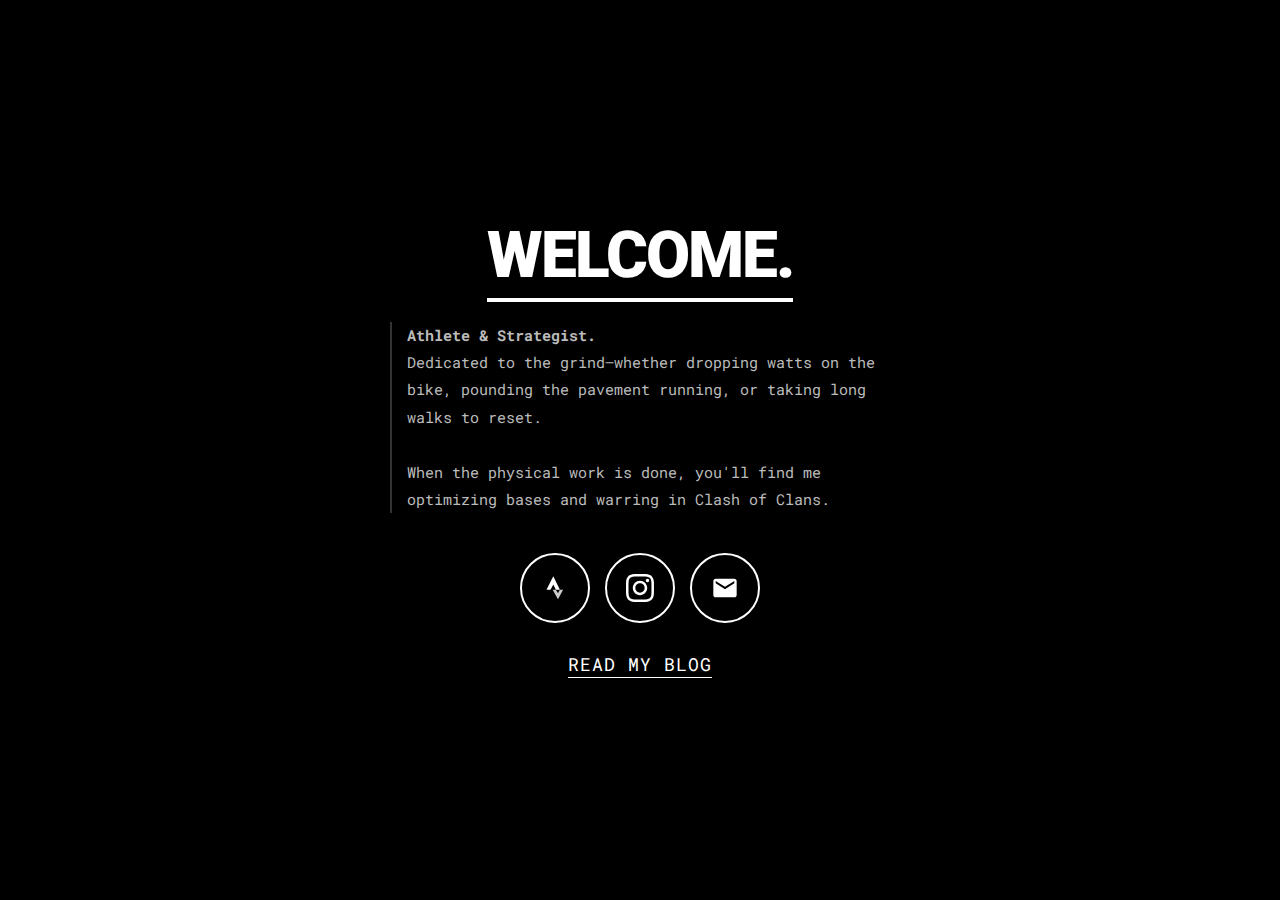
<file: index.html>
<!DOCTYPE html>
<html lang="en">
<head>
    <meta charset="UTF-8">
    <meta name="viewport" content="width=device-width, initial-scale=1.0">
    <title>Welcome</title>
    
    <link rel="preconnect" href="https://fonts.googleapis.com">
    <link rel="preconnect" href="https://fonts.gstatic.com" crossorigin>
    <link href="https://fonts.googleapis.com/css2?family=Roboto+Mono:wght@400;700&family=Roboto:wght@400;900&display=swap" rel="stylesheet">

    <style>
        * { margin: 0; padding: 0; box-sizing: border-box; -webkit-tap-highlight-color: transparent; }
        
        :root {
            --bg-color: #000000;
            --text-main: #ffffff;
            --text-dim: #bbbbbb;
        }

        body {
            background-color: var(--bg-color);
            color: var(--text-main);
            font-family: 'Roboto', sans-serif;
            height: 100vh;
            width: 100vw;
            overflow: hidden; /* No scroll */
            display: flex;
            flex-direction: column;
            justify-content: center;
            align-items: center;
            text-align: center;
            padding: 20px;
        }

        .content-wrapper {
            max-width: 500px;
            width: 100%;
            animation: fadeUp 1s cubic-bezier(0.16, 1, 0.3, 1);
            display: flex;
            flex-direction: column;
            align-items: center;
        }

        h1 {
            font-weight: 900;
            font-size: 4rem;
            text-transform: uppercase;
            letter-spacing: -2px;
            line-height: 1;
            margin-bottom: 20px;
            border-bottom: 4px solid white;
            display: inline-block;
            padding-bottom: 10px;
        }

        .bio {
            font-family: 'Roboto Mono', monospace;
            font-size: 0.95rem;
            line-height: 1.8;
            color: var(--text-dim);
            margin-bottom: 40px;
            border-left: 2px solid #333;
            padding-left: 15px;
            text-align: left;
            width: 100%;
        }

        .links-grid {
            display: flex;
            flex-direction: row;
            justify-content: center;
            gap: 15px;
            width: 100%;
            margin-bottom: 30px;
        }

        .btn-link {
            display: flex;
            justify-content: center;
            align-items: center;
            width: 70px;
            height: 70px;
            border: 2px solid white;
            border-radius: 50%;
            color: white;
            background: black;
            transition: all 0.3s cubic-bezier(0.25, 0.8, 0.25, 1);
            text-decoration: none;
        }

        .btn-link svg {
            width: 28px;
            height: 28px;
            fill: currentColor;
        }

        /* --- Custom Adjustment for Strava --- */
        .btn-link.strava-link svg {
            width: 34px; /* Slightly bigger as requested */
            height: 34px;
        }

        .btn-link:hover {
            background: white;
            color: black;
            transform: scale(1.1);
            box-shadow: 0 0 20px rgba(255, 255, 255, 0.3);
        }

        /* --- BLOG LINK --- */
        .blog-link {
            font-family: 'Roboto Mono', monospace;
            color: white;
            text-decoration: underline;
            text-underline-offset: 6px;
            font-size: 1.1rem;
            letter-spacing: 1px;
            transition: color 0.3s;
            cursor: pointer;
        }
        .blog-link:hover {
            color: #bbbbbb;
        }

        @keyframes fadeUp {
            from { opacity: 0; transform: translateY(40px); }
            to { opacity: 1; transform: translateY(0); }
        }

        @media (max-width: 450px) {
            h1 { font-size: 3rem; }
            .bio { font-size: 0.85rem; text-align: center; border-left: none; padding-left: 0; }
            .btn-link { width: 60px; height: 60px; }
            .btn-link.strava-link svg { width: 28px; height: 28px; } /* Reset on tiny screens */
        }
    </style>
</head>
<body>

    <main class="content-wrapper">
        
        <h1>Welcome.</h1>

        <div class="bio">
            <p>
                <strong>Athlete & Strategist.</strong><br>
                Dedicated to the grind—whether dropping watts on the bike, pounding the pavement running, or taking long walks to reset. <br><br>
                When the physical work is done, you'll find me optimizing bases and warring in Clash of Clans.
            </p>
        </div>

        <!-- SOCIAL LINKS -->
        <div class="links-grid">
            
            <!-- Strava (Class added for sizing) -->
            <a href="https://strava.app.link/eidb2lOonZb" class="btn-link strava-link" aria-label="Strava">
                <svg viewBox="0 0 16 16" xmlns="http://www.w3.org/2000/svg">
                    <g fill="currentColor" fill-rule="evenodd">
                        <path d="M6.9 8.8L9.4 13.3L11.8 8.8H10.3L9.4 10.5L8.4 8.8Z" opacity="0.8"/>
                        <path d="M7.2 2.5L10.3 8.8H4L7.2 2.5ZM7.2 6.3L8.4 8.8H5.9L7.2 6.3Z"/>
                    </g>
                </svg>
            </a>

            <!-- Instagram -->
            <a href="https://www.instagram.com/mitwenx" class="btn-link" aria-label="Instagram">
                <svg viewBox="0 0 24 24" xmlns="http://www.w3.org/2000/svg">
                    <path d="M12 2.163c3.204 0 3.584.012 4.85.07 3.252.148 4.771 1.691 4.919 4.919.058 1.265.069 1.645.069 4.849 0 3.205-.012 3.584-.069 4.849-.149 3.225-1.664 4.771-4.919 4.919-1.266.058-1.644.07-4.85.07-3.204 0-3.584-.012-4.849-.07-3.26-.149-4.771-1.699-4.919-4.92-.058-1.265-.07-1.644-.07-4.849 0-3.204.013-3.583.07-4.849.149-3.227 1.664-4.771 4.919-4.919 1.266-.057 1.645-.069 4.849-.069zm0-2.163c-3.259 0-3.667.014-4.947.072-4.358.2-6.78 2.618-6.98 6.98-.059 1.281-.073 1.689-.073 4.948 0 3.259.014 3.668.072 4.948.2 4.358 2.618 6.78 6.98 6.98 1.281.058 1.689.072 4.948.072 3.259 0 3.668-.014 4.948-.072 4.354-.2 6.782-2.618 6.979-6.98.059-1.28.073-1.689.073-4.948 0-3.259-.014-3.667-.072-4.947-.196-4.354-2.617-6.78-6.979-6.98-1.281-.059-1.69-.073-4.949-.073zm0 5.838c-3.403 0-6.162 2.759-6.162 6.162s2.759 6.163 6.162 6.163 6.162-2.759 6.162-6.163c0-3.403-2.759-6.162-6.162-6.162zm0 10.162c-2.209 0-4-1.79-4-4 0-2.209 1.791-4 4-4s4 1.791 4 4c0 2.21-1.791 4-4 4zm6.406-11.845c-.796 0-1.441.645-1.441 1.44s.645 1.44 1.441 1.44c.795 0 1.439-.645 1.439-1.44s-.644-1.44-1.439-1.44z"/>
                </svg>
            </a>

            <!-- Email -->
            <a href="mailto:contact@mitwen.com" class="btn-link" aria-label="Email">
                <svg viewBox="0 0 24 24" xmlns="http://www.w3.org/2000/svg">
                    <path d="M20 4H4c-1.1 0-1.99.9-1.99 2L2 18c0 1.1.9 2 2 2h16c1.1 0 2-.9 2-2V6c0-1.1-.9-2-2-2zm0 4l-8 5-8-5V6l8 5 8-5v2z"/>
                </svg>
            </a>
            
        </div>

        <!-- BLOG TEXT LINK -->
        <a href="blog.html" class="blog-link">READ MY BLOG</a>

    </main>
</body>
</html>
</file>
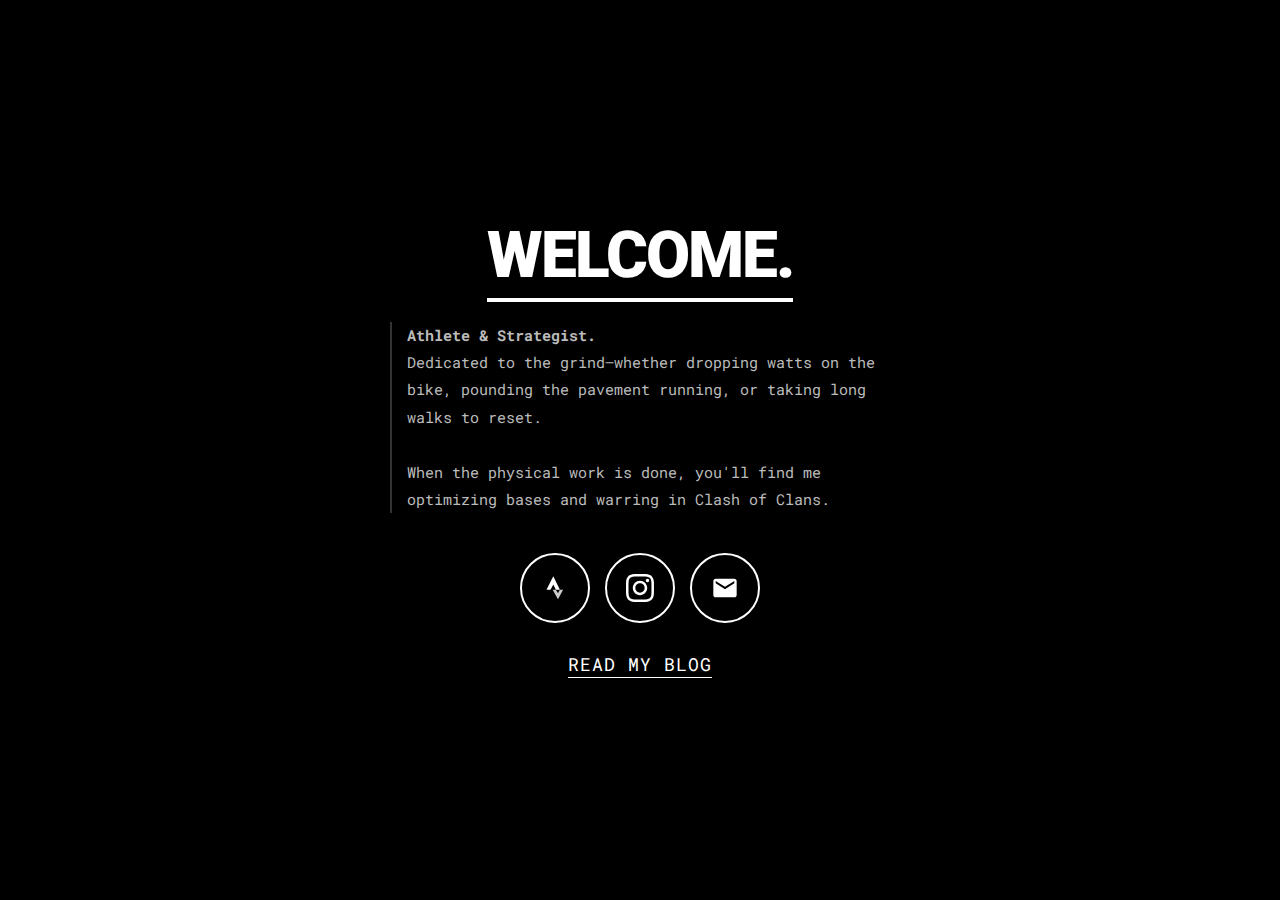
<file: ai_studio_code (14).html>
<!DOCTYPE html>
<html lang="en">
<head>
    <meta charset="UTF-8">
    <meta name="viewport" content="width=device-width, initial-scale=1.0">
    <title>Welcome</title>
    
    <link rel="preconnect" href="https://fonts.googleapis.com">
    <link rel="preconnect" href="https://fonts.gstatic.com" crossorigin>
    <link href="https://fonts.googleapis.com/css2?family=Roboto+Mono:wght@400;700&family=Roboto:wght@400;900&display=swap" rel="stylesheet">

    <style>
        * { margin: 0; padding: 0; box-sizing: border-box; -webkit-tap-highlight-color: transparent; }
        
        :root {
            --bg-color: #000000;
            --text-main: #ffffff;
            --text-dim: #bbbbbb;
        }

        body {
            background-color: var(--bg-color);
            color: var(--text-main);
            font-family: 'Roboto', sans-serif;
            height: 100vh;
            width: 100vw;
            overflow: hidden; /* No scroll */
            display: flex;
            flex-direction: column;
            justify-content: center;
            align-items: center;
            text-align: center;
            padding: 20px;
        }

        .content-wrapper {
            max-width: 500px;
            width: 100%;
            animation: fadeUp 1s cubic-bezier(0.16, 1, 0.3, 1);
            display: flex;
            flex-direction: column;
            align-items: center;
        }

        h1 {
            font-weight: 900;
            font-size: 4rem;
            text-transform: uppercase;
            letter-spacing: -2px;
            line-height: 1;
            margin-bottom: 20px;
            border-bottom: 4px solid white;
            display: inline-block;
            padding-bottom: 10px;
        }

        .bio {
            font-family: 'Roboto Mono', monospace;
            font-size: 0.95rem;
            line-height: 1.8;
            color: var(--text-dim);
            margin-bottom: 40px;
            border-left: 2px solid #333;
            padding-left: 15px;
            text-align: left;
            width: 100%;
        }

        .links-grid {
            display: flex;
            flex-direction: row;
            justify-content: center;
            gap: 15px;
            width: 100%;
            margin-bottom: 30px;
        }

        .btn-link {
            display: flex;
            justify-content: center;
            align-items: center;
            width: 70px;
            height: 70px;
            border: 2px solid white;
            border-radius: 50%;
            color: white;
            background: black;
            transition: all 0.3s cubic-bezier(0.25, 0.8, 0.25, 1);
            text-decoration: none;
        }

        .btn-link svg {
            width: 28px;
            height: 28px;
            fill: currentColor;
        }

        /* --- Custom Adjustment for Strava --- */
        .btn-link.strava-link svg {
            width: 34px; /* Slightly bigger as requested */
            height: 34px;
        }

        .btn-link:hover {
            background: white;
            color: black;
            transform: scale(1.1);
            box-shadow: 0 0 20px rgba(255, 255, 255, 0.3);
        }

        /* --- BLOG LINK --- */
        .blog-link {
            font-family: 'Roboto Mono', monospace;
            color: white;
            text-decoration: underline;
            text-underline-offset: 6px;
            font-size: 1.1rem;
            letter-spacing: 1px;
            transition: color 0.3s;
            cursor: pointer;
        }
        .blog-link:hover {
            color: #bbbbbb;
        }

        @keyframes fadeUp {
            from { opacity: 0; transform: translateY(40px); }
            to { opacity: 1; transform: translateY(0); }
        }

        @media (max-width: 450px) {
            h1 { font-size: 3rem; }
            .bio { font-size: 0.85rem; text-align: center; border-left: none; padding-left: 0; }
            .btn-link { width: 60px; height: 60px; }
            .btn-link.strava-link svg { width: 28px; height: 28px; } /* Reset on tiny screens */
        }
    </style>
</head>
<body>

    <main class="content-wrapper">
        
        <h1>Welcome.</h1>

        <div class="bio">
            <p>
                <strong>Athlete & Strategist.</strong><br>
                Dedicated to the grind—whether dropping watts on the bike, pounding the pavement running, or taking long walks to reset. <br><br>
                When the physical work is done, you'll find me optimizing bases and warring in Clash of Clans.
            </p>
        </div>

        <!-- SOCIAL LINKS -->
        <div class="links-grid">
            
            <!-- Strava (Class added for sizing) -->
            <a href="https://www.strava.com/athletes/YOUR_ID" class="btn-link strava-link" aria-label="Strava">
                <svg viewBox="0 0 16 16" xmlns="http://www.w3.org/2000/svg">
                    <g fill="currentColor" fill-rule="evenodd">
                        <path d="M6.9 8.8L9.4 13.3L11.8 8.8H10.3L9.4 10.5L8.4 8.8Z" opacity="0.8"/>
                        <path d="M7.2 2.5L10.3 8.8H4L7.2 2.5ZM7.2 6.3L8.4 8.8H5.9L7.2 6.3Z"/>
                    </g>
                </svg>
            </a>

            <!-- Instagram -->
            <a href="https://instagram.com/YOUR_USERNAME" class="btn-link" aria-label="Instagram">
                <svg viewBox="0 0 24 24" xmlns="http://www.w3.org/2000/svg">
                    <path d="M12 2.163c3.204 0 3.584.012 4.85.07 3.252.148 4.771 1.691 4.919 4.919.058 1.265.069 1.645.069 4.849 0 3.205-.012 3.584-.069 4.849-.149 3.225-1.664 4.771-4.919 4.919-1.266.058-1.644.07-4.85.07-3.204 0-3.584-.012-4.849-.07-3.26-.149-4.771-1.699-4.919-4.92-.058-1.265-.07-1.644-.07-4.849 0-3.204.013-3.583.07-4.849.149-3.227 1.664-4.771 4.919-4.919 1.266-.057 1.645-.069 4.849-.069zm0-2.163c-3.259 0-3.667.014-4.947.072-4.358.2-6.78 2.618-6.98 6.98-.059 1.281-.073 1.689-.073 4.948 0 3.259.014 3.668.072 4.948.2 4.358 2.618 6.78 6.98 6.98 1.281.058 1.689.072 4.948.072 3.259 0 3.668-.014 4.948-.072 4.354-.2 6.782-2.618 6.979-6.98.059-1.28.073-1.689.073-4.948 0-3.259-.014-3.667-.072-4.947-.196-4.354-2.617-6.78-6.979-6.98-1.281-.059-1.69-.073-4.949-.073zm0 5.838c-3.403 0-6.162 2.759-6.162 6.162s2.759 6.163 6.162 6.163 6.162-2.759 6.162-6.163c0-3.403-2.759-6.162-6.162-6.162zm0 10.162c-2.209 0-4-1.79-4-4 0-2.209 1.791-4 4-4s4 1.791 4 4c0 2.21-1.791 4-4 4zm6.406-11.845c-.796 0-1.441.645-1.441 1.44s.645 1.44 1.441 1.44c.795 0 1.439-.645 1.439-1.44s-.644-1.44-1.439-1.44z"/>
                </svg>
            </a>

            <!-- Email -->
            <a href="mailto:your-email@example.com" class="btn-link" aria-label="Email">
                <svg viewBox="0 0 24 24" xmlns="http://www.w3.org/2000/svg">
                    <path d="M20 4H4c-1.1 0-1.99.9-1.99 2L2 18c0 1.1.9 2 2 2h16c1.1 0 2-.9 2-2V6c0-1.1-.9-2-2-2zm0 4l-8 5-8-5V6l8 5 8-5v2z"/>
                </svg>
            </a>
            
        </div>

        <!-- BLOG TEXT LINK -->
        <a href="blog.html" class="blog-link">READ MY BLOG</a>

    </main>
</body>
</html>
</file>
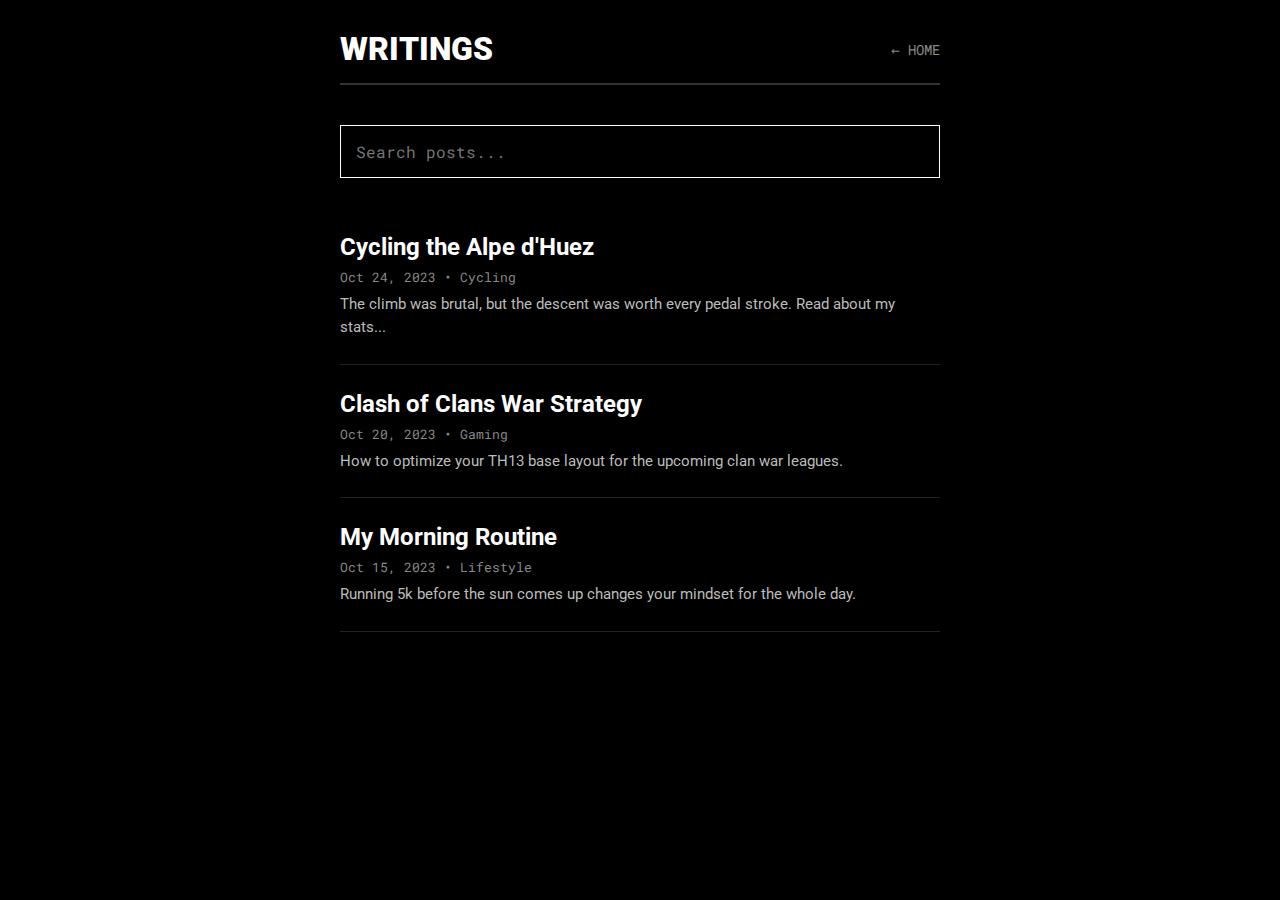
<file: ai_studio_code (15).html>
<!DOCTYPE html>
<html lang="en">
<head>
    <meta charset="UTF-8">
    <meta name="viewport" content="width=device-width, initial-scale=1.0">
    <title>Blog List</title>
    
    <link rel="preconnect" href="https://fonts.googleapis.com">
    <link href="https://fonts.googleapis.com/css2?family=Roboto+Mono:wght@400;700&family=Roboto:wght@400;900&display=swap" rel="stylesheet">

    <style>
        * { margin: 0; padding: 0; box-sizing: border-box; }
        
        body {
            background-color: #000;
            color: #fff;
            font-family: 'Roboto', sans-serif;
            padding: 30px 20px;
        }

        .container {
            max-width: 600px;
            margin: 0 auto;
        }

        /* HEADER */
        .header {
            display: flex;
            justify-content: space-between;
            align-items: center;
            margin-bottom: 40px;
            border-bottom: 2px solid #333;
            padding-bottom: 15px;
        }

        h2 {
            font-size: 2rem;
            font-weight: 900;
            text-transform: uppercase;
        }

        .back-link {
            color: #888;
            text-decoration: none;
            font-family: 'Roboto Mono', monospace;
            font-size: 0.9rem;
        }
        .back-link:hover { color: #fff; }

        /* SEARCH BAR */
        .search-box {
            width: 100%;
            margin-bottom: 30px;
        }
        
        input[type="text"] {
            width: 100%;
            padding: 15px;
            background: transparent;
            border: 1px solid #fff;
            color: #fff;
            font-family: 'Roboto Mono', monospace;
            font-size: 1rem;
            outline: none;
        }
        input[type="text"]:focus {
            background: #111;
        }

        /* BLOG LIST */
        .blog-list {
            list-style: none;
        }

        .blog-item {
            display: block;
            padding: 25px 0;
            border-bottom: 1px solid #222;
            text-decoration: none;
            color: white;
            transition: 0.2s;
        }

        .blog-item:hover {
            transform: translateX(10px);
        }

        .post-title {
            font-size: 1.5rem;
            font-weight: 700;
            margin-bottom: 8px;
        }

        .post-meta {
            font-family: 'Roboto Mono', monospace;
            color: #888;
            font-size: 0.8rem;
            margin-bottom: 8px;
        }

        .post-excerpt {
            color: #bbbbbb;
            font-size: 0.95rem;
            line-height: 1.5;
        }
    </style>
</head>
<body>

    <div class="container">
        
        <div class="header">
            <h2>Writings</h2>
            <a href="index.html" class="back-link">← HOME</a>
        </div>

        <!-- SEARCH -->
        <div class="search-box">
            <input type="text" id="searchInput" placeholder="Search posts..." onkeyup="filterPosts()">
        </div>

        <!-- LIST -->
        <div class="blog-list" id="blogList">
            
            <!-- Item 1 -->
            <a href="post.html" class="blog-item">
                <div class="post-title">Cycling the Alpe d'Huez</div>
                <div class="post-meta">Oct 24, 2023 • Cycling</div>
                <div class="post-excerpt">The climb was brutal, but the descent was worth every pedal stroke. Read about my stats...</div>
            </a>

            <!-- Item 2 -->
            <a href="post.html" class="blog-item">
                <div class="post-title">Clash of Clans War Strategy</div>
                <div class="post-meta">Oct 20, 2023 • Gaming</div>
                <div class="post-excerpt">How to optimize your TH13 base layout for the upcoming clan war leagues.</div>
            </a>

            <!-- Item 3 -->
            <a href="post.html" class="blog-item">
                <div class="post-title">My Morning Routine</div>
                <div class="post-meta">Oct 15, 2023 • Lifestyle</div>
                <div class="post-excerpt">Running 5k before the sun comes up changes your mindset for the whole day.</div>
            </a>

        </div>
    </div>

    <script>
        function filterPosts() {
            let input = document.getElementById('searchInput');
            let filter = input.value.toUpperCase();
            let container = document.getElementById("blogList");
            let items = container.getElementsByClassName('blog-item');

            for (let i = 0; i < items.length; i++) {
                let title = items[i].getElementsByClassName("post-title")[0];
                let txtValue = title.textContent || title.innerText;
                if (txtValue.toUpperCase().indexOf(filter) > -1) {
                    items[i].style.display = "";
                } else {
                    items[i].style.display = "none";
                }
            }
        }
    </script>

</body>
</html>
</file>
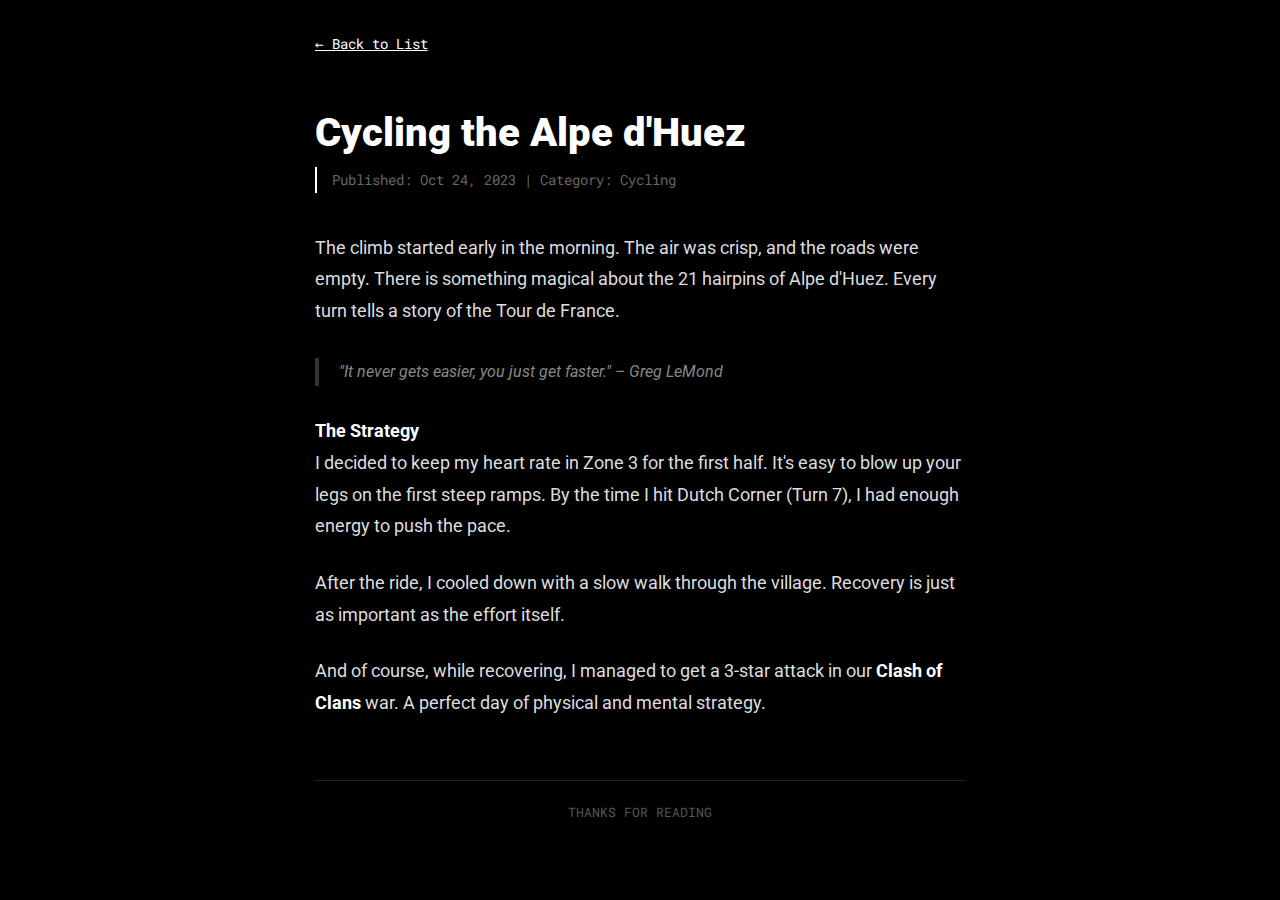
<file: ai_studio_code (16).html>
<!DOCTYPE html>
<html lang="en">
<head>
    <meta charset="UTF-8">
    <meta name="viewport" content="width=device-width, initial-scale=1.0">
    <title>Post View</title>
    
    <link rel="preconnect" href="https://fonts.googleapis.com">
    <link href="https://fonts.googleapis.com/css2?family=Roboto+Mono:wght@400;700&family=Roboto:wght@400;900&display=swap" rel="stylesheet">

    <style>
        * { margin: 0; padding: 0; box-sizing: border-box; }
        
        body {
            background-color: #000;
            color: #ddd;
            font-family: 'Roboto', sans-serif;
            padding: 30px 20px;
            line-height: 1.8;
        }

        .container {
            max-width: 650px;
            margin: 0 auto;
        }

        /* NAVIGATION */
        .nav-bar {
            margin-bottom: 50px;
        }
        .back-link {
            color: white;
            font-family: 'Roboto Mono', monospace;
            text-decoration: underline;
            font-size: 0.9rem;
        }

        /* ARTICLE CONTENT */
        h1 {
            color: white;
            font-size: 2.5rem;
            font-weight: 900;
            line-height: 1.2;
            margin-bottom: 10px;
        }

        .meta {
            font-family: 'Roboto Mono', monospace;
            color: #666;
            margin-bottom: 40px;
            display: block;
            font-size: 0.9rem;
            border-left: 2px solid white;
            padding-left: 15px;
        }

        p {
            margin-bottom: 25px;
            font-size: 1.1rem;
        }

        strong { color: white; }

        /* Quote styling */
        blockquote {
            border-left: 4px solid #333;
            margin: 30px 0;
            padding-left: 20px;
            font-style: italic;
            color: #888;
        }

        /* Footer area */
        .footer {
            margin-top: 60px;
            border-top: 1px solid #222;
            padding-top: 20px;
            text-align: center;
            font-family: 'Roboto Mono', monospace;
            color: #555;
            font-size: 0.8rem;
        }
    </style>
</head>
<body>

    <div class="container">
        
        <div class="nav-bar">
            <a href="blog.html" class="back-link">← Back to List</a>
        </div>

        <!-- ARTICLE START -->
        <h1>Cycling the Alpe d'Huez</h1>
        <small class="meta">Published: Oct 24, 2023 | Category: Cycling</small>

        <p>
            The climb started early in the morning. The air was crisp, and the roads were empty. 
            There is something magical about the 21 hairpins of Alpe d'Huez. Every turn tells a story of the Tour de France.
        </p>

        <blockquote>
            "It never gets easier, you just get faster." – Greg LeMond
        </blockquote>

        <p>
            <strong>The Strategy</strong><br>
            I decided to keep my heart rate in Zone 3 for the first half. It's easy to blow up your legs on the first steep ramps. 
            By the time I hit Dutch Corner (Turn 7), I had enough energy to push the pace.
        </p>

        <p>
            After the ride, I cooled down with a slow walk through the village. 
            Recovery is just as important as the effort itself. 
        </p>
        
        <p>
            And of course, while recovering, I managed to get a 3-star attack in our <strong>Clash of Clans</strong> war. 
            A perfect day of physical and mental strategy.
        </p>
        <!-- ARTICLE END -->

        <div class="footer">
            THANKS FOR READING
        </div>

    </div>

</body>
</html>
</file>
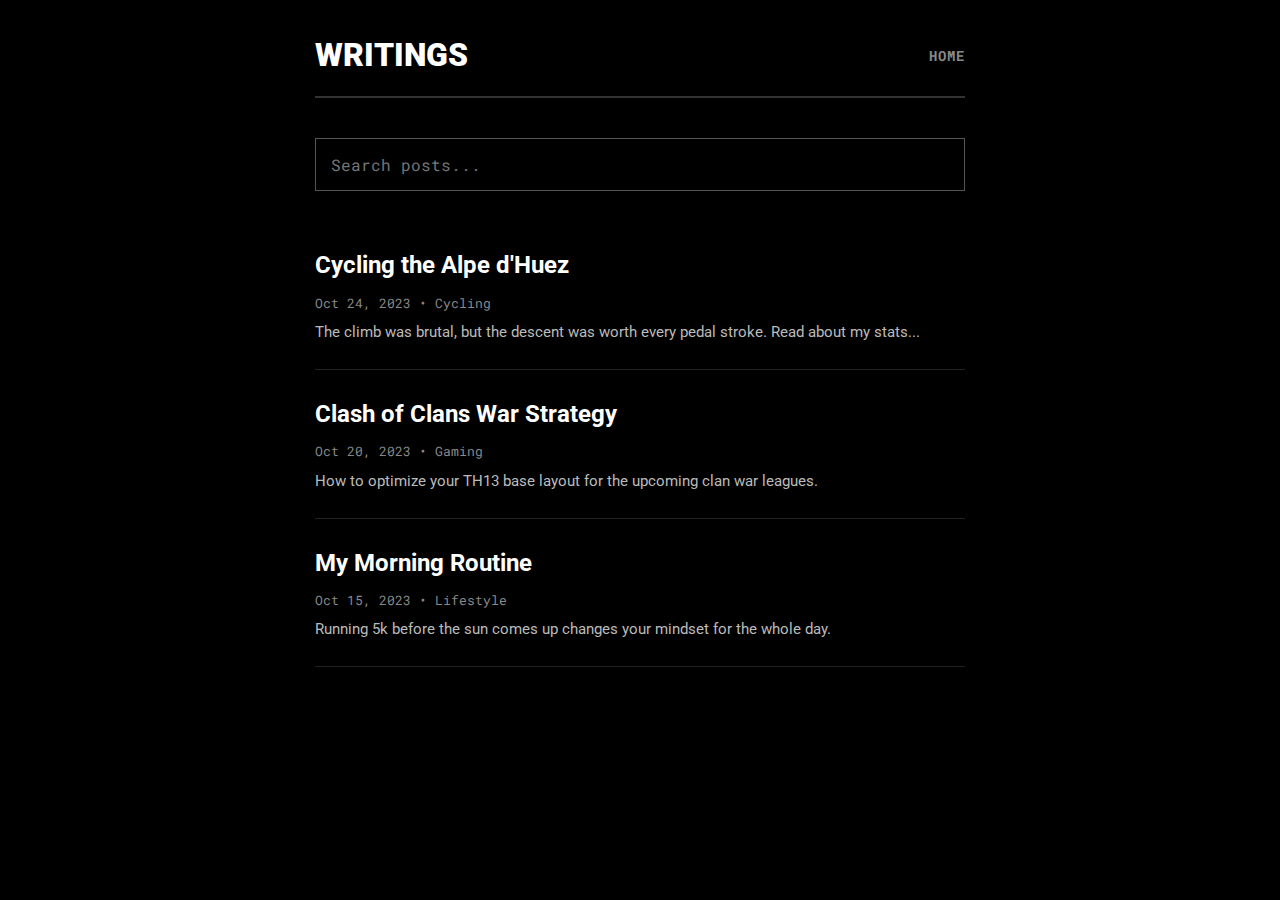
<file: blog.html>
<!DOCTYPE html>
<html lang="en">
<head>
    <meta charset="UTF-8">
    <meta name="viewport" content="width=device-width, initial-scale=1.0">
    <title>Blog List</title>
    
    <link rel="preconnect" href="https://fonts.googleapis.com">
    <link href="https://fonts.googleapis.com/css2?family=Roboto+Mono:wght@400;700&family=Roboto:wght@400;900&display=swap" rel="stylesheet">
    
    <!-- Linked CSS -->
    <link rel="stylesheet" href="style.css">
</head>
<body>

    <div class="container">
        
        <div class="header">
            <h2>Writings</h2>
            <!-- Arrow removed as requested -->
            <a href="index.html" class="nav-link">HOME</a>
        </div>

        <!-- SEARCH -->
        <div class="search-box">
            <input type="text" id="searchInput" placeholder="Search posts..." onkeyup="filterPosts()">
        </div>

        <!-- LIST -->
        <div class="blog-list" id="blogList">
            
            <!-- Item 1 -->
            <a href="post.html" class="blog-item">
                <div class="post-title">Cycling the Alpe d'Huez</div>
                <div class="post-meta">Oct 24, 2023 • Cycling</div>
                <div class="post-excerpt">The climb was brutal, but the descent was worth every pedal stroke. Read about my stats...</div>
            </a>

            <!-- Item 2 -->
            <a href="post.html" class="blog-item">
                <div class="post-title">Clash of Clans War Strategy</div>
                <div class="post-meta">Oct 20, 2023 • Gaming</div>
                <div class="post-excerpt">How to optimize your TH13 base layout for the upcoming clan war leagues.</div>
            </a>

            <!-- Item 3 -->
            <a href="post.html" class="blog-item">
                <div class="post-title">My Morning Routine</div>
                <div class="post-meta">Oct 15, 2023 • Lifestyle</div>
                <div class="post-excerpt">Running 5k before the sun comes up changes your mindset for the whole day.</div>
            </a>

        </div>
    </div>

    <script>
        function filterPosts() {
            let input = document.getElementById('searchInput');
            let filter = input.value.toUpperCase();
            let container = document.getElementById("blogList");
            let items = container.getElementsByClassName('blog-item');

            for (let i = 0; i < items.length; i++) {
                let title = items[i].getElementsByClassName("post-title")[0];
                let txtValue = title.textContent || title.innerText;
                if (txtValue.toUpperCase().indexOf(filter) > -1) {
                    items[i].style.display = "";
                } else {
                    items[i].style.display = "none";
                }
            }
        }
    </script>

</body>
</html>
</file>
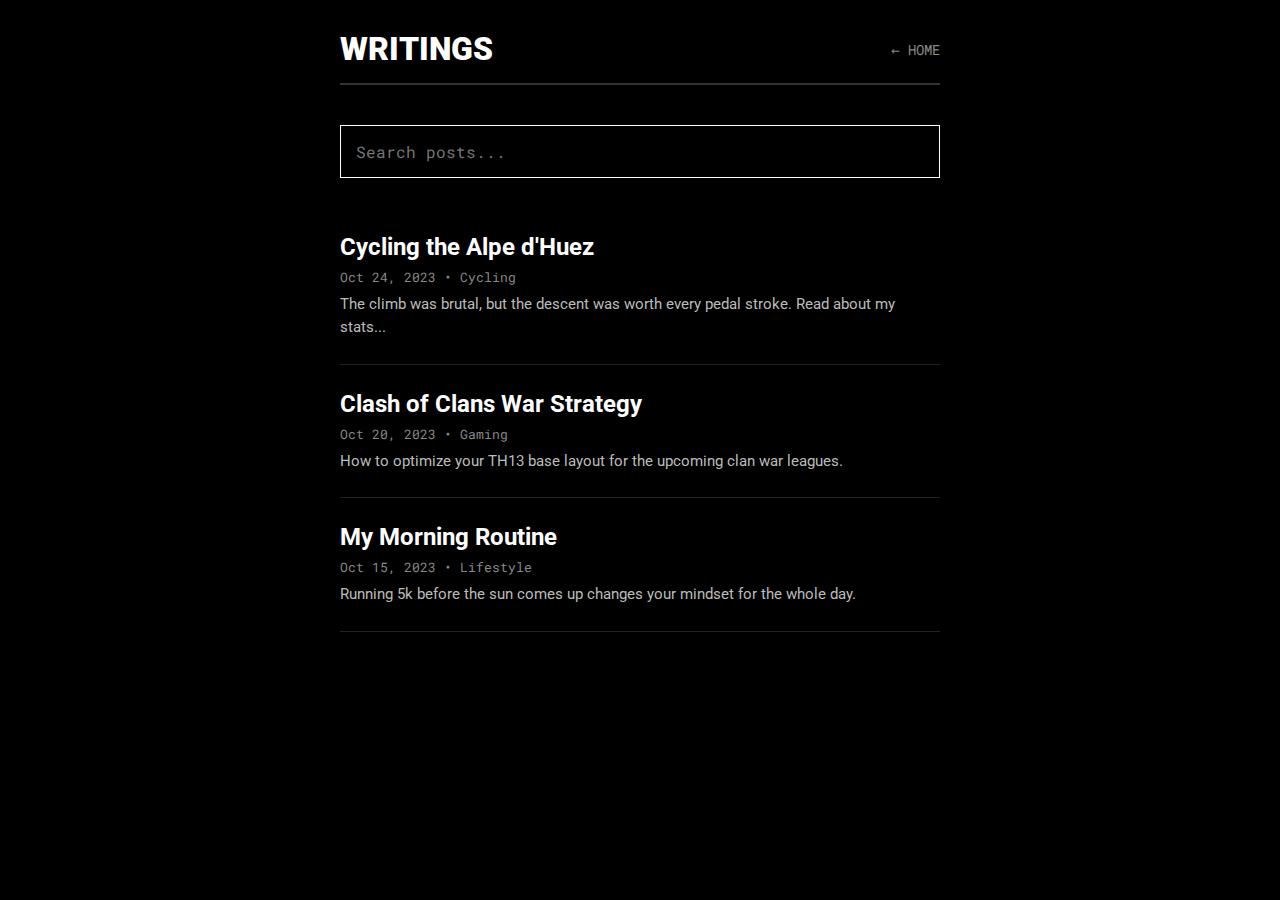
<file: Blog.html>
<!DOCTYPE html>
<html lang="en">
<head>
    <meta charset="UTF-8">
    <meta name="viewport" content="width=device-width, initial-scale=1.0">
    <title>Blog List</title>
    
    <link rel="preconnect" href="https://fonts.googleapis.com">
    <link href="https://fonts.googleapis.com/css2?family=Roboto+Mono:wght@400;700&family=Roboto:wght@400;900&display=swap" rel="stylesheet">

    <style>
        * { margin: 0; padding: 0; box-sizing: border-box; }
        
        body {
            background-color: #000;
            color: #fff;
            font-family: 'Roboto', sans-serif;
            padding: 30px 20px;
        }

        .container {
            max-width: 600px;
            margin: 0 auto;
        }

        /* HEADER */
        .header {
            display: flex;
            justify-content: space-between;
            align-items: center;
            margin-bottom: 40px;
            border-bottom: 2px solid #333;
            padding-bottom: 15px;
        }

        h2 {
            font-size: 2rem;
            font-weight: 900;
            text-transform: uppercase;
        }

        .back-link {
            color: #888;
            text-decoration: none;
            font-family: 'Roboto Mono', monospace;
            font-size: 0.9rem;
        }
        .back-link:hover { color: #fff; }

        /* SEARCH BAR */
        .search-box {
            width: 100%;
            margin-bottom: 30px;
        }
        
        input[type="text"] {
            width: 100%;
            padding: 15px;
            background: transparent;
            border: 1px solid #fff;
            color: #fff;
            font-family: 'Roboto Mono', monospace;
            font-size: 1rem;
            outline: none;
        }
        input[type="text"]:focus {
            background: #111;
        }

        /* BLOG LIST */
        .blog-list {
            list-style: none;
        }

        .blog-item {
            display: block;
            padding: 25px 0;
            border-bottom: 1px solid #222;
            text-decoration: none;
            color: white;
            transition: 0.2s;
        }

        .blog-item:hover {
            transform: translateX(10px);
        }

        .post-title {
            font-size: 1.5rem;
            font-weight: 700;
            margin-bottom: 8px;
        }

        .post-meta {
            font-family: 'Roboto Mono', monospace;
            color: #888;
            font-size: 0.8rem;
            margin-bottom: 8px;
        }

        .post-excerpt {
            color: #bbbbbb;
            font-size: 0.95rem;
            line-height: 1.5;
        }
    </style>
</head>
<body>

    <div class="container">
        
        <div class="header">
            <h2>Writings</h2>
            <a href="index.html" class="back-link">← HOME</a>
        </div>

        <!-- SEARCH -->
        <div class="search-box">
            <input type="text" id="searchInput" placeholder="Search posts..." onkeyup="filterPosts()">
        </div>

        <!-- LIST -->
        <div class="blog-list" id="blogList">
            
            <!-- Item 1 -->
            <a href="post.html" class="blog-item">
                <div class="post-title">Cycling the Alpe d'Huez</div>
                <div class="post-meta">Oct 24, 2023 • Cycling</div>
                <div class="post-excerpt">The climb was brutal, but the descent was worth every pedal stroke. Read about my stats...</div>
            </a>

            <!-- Item 2 -->
            <a href="post.html" class="blog-item">
                <div class="post-title">Clash of Clans War Strategy</div>
                <div class="post-meta">Oct 20, 2023 • Gaming</div>
                <div class="post-excerpt">How to optimize your TH13 base layout for the upcoming clan war leagues.</div>
            </a>

            <!-- Item 3 -->
            <a href="post.html" class="blog-item">
                <div class="post-title">My Morning Routine</div>
                <div class="post-meta">Oct 15, 2023 • Lifestyle</div>
                <div class="post-excerpt">Running 5k before the sun comes up changes your mindset for the whole day.</div>
            </a>

        </div>
    </div>

    <script>
        function filterPosts() {
            let input = document.getElementById('searchInput');
            let filter = input.value.toUpperCase();
            let container = document.getElementById("blogList");
            let items = container.getElementsByClassName('blog-item');

            for (let i = 0; i < items.length; i++) {
                let title = items[i].getElementsByClassName("post-title")[0];
                let txtValue = title.textContent || title.innerText;
                if (txtValue.toUpperCase().indexOf(filter) > -1) {
                    items[i].style.display = "";
                } else {
                    items[i].style.display = "none";
                }
            }
        }
    </script>

</body>
</html>
</file>
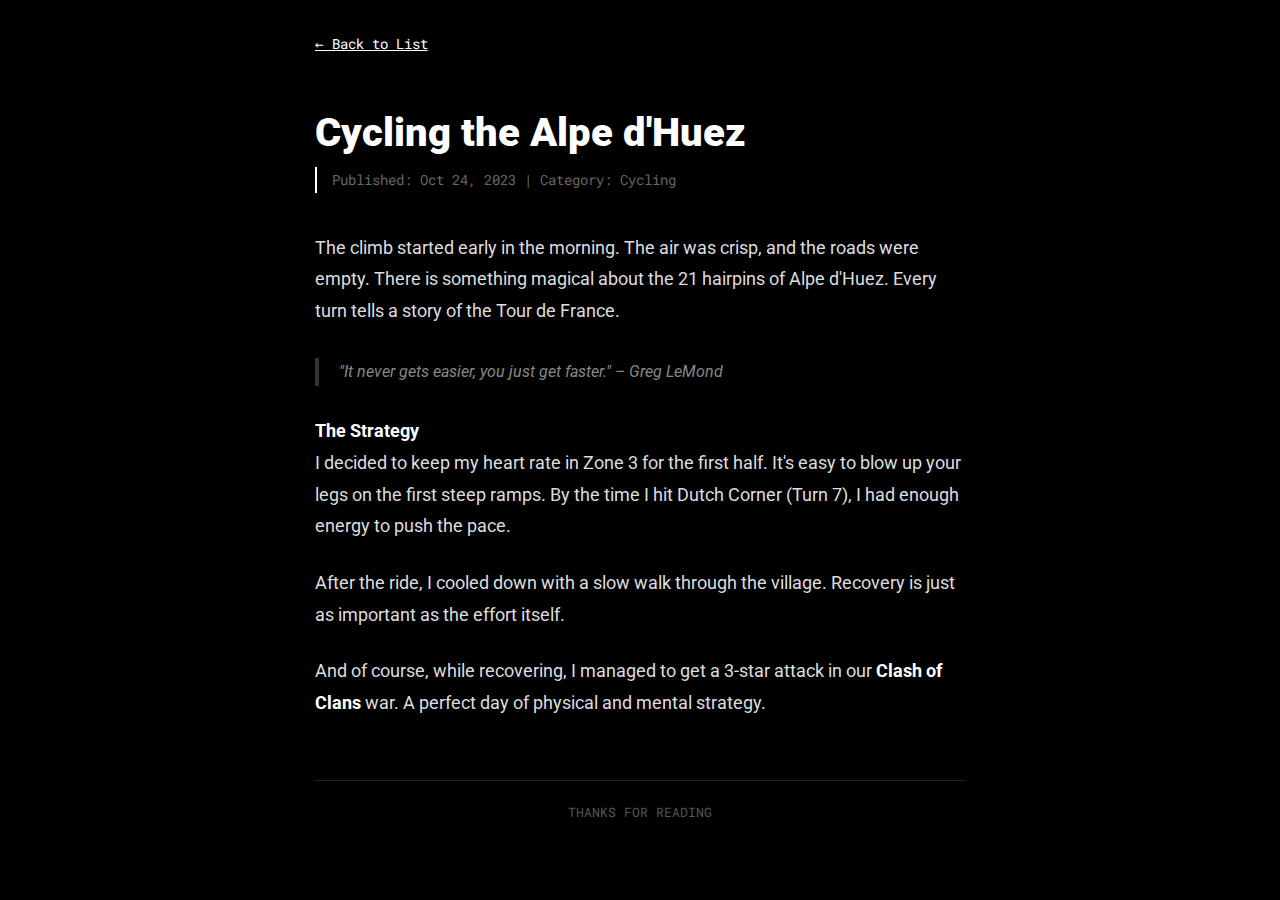
<file: post.html>
<!DOCTYPE html>
<html lang="en">
<head>
    <meta charset="UTF-8">
    <meta name="viewport" content="width=device-width, initial-scale=1.0">
    <title>Post View</title>
    
    <link rel="preconnect" href="https://fonts.googleapis.com">
    <link href="https://fonts.googleapis.com/css2?family=Roboto+Mono:wght@400;700&family=Roboto:wght@400;900&display=swap" rel="stylesheet">

    <style>
        * { margin: 0; padding: 0; box-sizing: border-box; }
        
        body {
            background-color: #000;
            color: #ddd;
            font-family: 'Roboto', sans-serif;
            padding: 30px 20px;
            line-height: 1.8;
        }

        .container {
            max-width: 650px;
            margin: 0 auto;
        }

        /* NAVIGATION */
        .nav-bar {
            margin-bottom: 50px;
        }
        .back-link {
            color: white;
            font-family: 'Roboto Mono', monospace;
            text-decoration: underline;
            font-size: 0.9rem;
        }

        /* ARTICLE CONTENT */
        h1 {
            color: white;
            font-size: 2.5rem;
            font-weight: 900;
            line-height: 1.2;
            margin-bottom: 10px;
        }

        .meta {
            font-family: 'Roboto Mono', monospace;
            color: #666;
            margin-bottom: 40px;
            display: block;
            font-size: 0.9rem;
            border-left: 2px solid white;
            padding-left: 15px;
        }

        p {
            margin-bottom: 25px;
            font-size: 1.1rem;
        }

        strong { color: white; }

        /* Quote styling */
        blockquote {
            border-left: 4px solid #333;
            margin: 30px 0;
            padding-left: 20px;
            font-style: italic;
            color: #888;
        }

        /* Footer area */
        .footer {
            margin-top: 60px;
            border-top: 1px solid #222;
            padding-top: 20px;
            text-align: center;
            font-family: 'Roboto Mono', monospace;
            color: #555;
            font-size: 0.8rem;
        }
    </style>
</head>
<body>

    <div class="container">
        
        <div class="nav-bar">
            <a href="blog.html" class="back-link">← Back to List</a>
        </div>

        <!-- ARTICLE START -->
        <h1>Cycling the Alpe d'Huez</h1>
        <small class="meta">Published: Oct 24, 2023 | Category: Cycling</small>

        <p>
            The climb started early in the morning. The air was crisp, and the roads were empty. 
            There is something magical about the 21 hairpins of Alpe d'Huez. Every turn tells a story of the Tour de France.
        </p>

        <blockquote>
            "It never gets easier, you just get faster." – Greg LeMond
        </blockquote>

        <p>
            <strong>The Strategy</strong><br>
            I decided to keep my heart rate in Zone 3 for the first half. It's easy to blow up your legs on the first steep ramps. 
            By the time I hit Dutch Corner (Turn 7), I had enough energy to push the pace.
        </p>

        <p>
            After the ride, I cooled down with a slow walk through the village. 
            Recovery is just as important as the effort itself. 
        </p>
        
        <p>
            And of course, while recovering, I managed to get a 3-star attack in our <strong>Clash of Clans</strong> war. 
            A perfect day of physical and mental strategy.
        </p>
        <!-- ARTICLE END -->

        <div class="footer">
            THANKS FOR READING
        </div>

    </div>

</body>
</html>
</file>
<file: style.css>
/* --- GLOBAL STYLES --- */
* { margin: 0; padding: 0; box-sizing: border-box; }

body {
    background-color: #000;
    color: #ddd;
    font-family: 'Roboto', sans-serif;
    padding: 30px 20px;
    line-height: 1.6;
}

a { text-decoration: none; transition: 0.2s; }

.container {
    max-width: 650px;
    margin: 0 auto;
}

/* Typography Utility */
.font-mono { font-family: 'Roboto Mono', monospace; }

/* --- HEADER (Used in blog.html) --- */
.header {
    display: flex;
    justify-content: space-between;
    align-items: center;
    margin-bottom: 40px;
    border-bottom: 2px solid #333;
    padding-bottom: 15px;
}

.header h2 {
    color: #fff;
    font-size: 2rem;
    font-weight: 900;
    text-transform: uppercase;
}

.nav-link {
    color: #888;
    font-family: 'Roboto Mono', monospace;
    font-size: 0.9rem;
    font-weight: 700;
    letter-spacing: 1px;
}
.nav-link:hover { color: #fff; }

/* --- SEARCH BAR --- */
.search-box { width: 100%; margin-bottom: 30px; }

input[type="text"] {
    width: 100%;
    padding: 15px;
    background: transparent;
    border: 1px solid #555;
    color: #fff;
    font-family: 'Roboto Mono', monospace;
    font-size: 1rem;
    outline: none;
    transition: border-color 0.3s;
}
input[type="text"]:focus { border-color: #fff; background: #111; }

/* --- BLOG LIST ITEMS --- */
.blog-list { list-style: none; }

.blog-item {
    display: block;
    padding: 25px 0;
    border-bottom: 1px solid #222;
    color: white;
}

.blog-item:hover { transform: translateX(10px); }

.blog-item .post-title {
    font-size: 1.5rem;
    font-weight: 700;
    margin-bottom: 8px;
    color: #fff;
}

.blog-item .post-meta {
    font-family: 'Roboto Mono', monospace;
    color: #888;
    font-size: 0.8rem;
    margin-bottom: 8px;
}

.blog-item .post-excerpt {
    color: #bbbbbb;
    font-size: 0.95rem;
    line-height: 1.5;
}

/* --- POST VIEW (Redesign) --- */
.post-header { margin-bottom: 40px; }

.post-header h1 {
    color: #fff;
    font-size: 2.8rem;
    font-weight: 900;
    line-height: 1.1;
    margin-bottom: 15px;
    letter-spacing: -1px;
}

.post-full-meta {
    font-family: 'Roboto Mono', monospace;
    color: #666;
    font-size: 0.85rem;
    border-left: 3px solid #fff;
    padding-left: 15px;
    display: block;
}

.post-content p {
    margin-bottom: 25px;
    font-size: 1.15rem;
    line-height: 1.8;
    color: #ccc;
}

.post-content strong { color: #fff; }

.post-content blockquote {
    border-left: 4px solid #fff;
    background: #111;
    margin: 35px 0;
    padding: 20px;
    font-style: italic;
    font-size: 1.1rem;
    color: #fff;
}

.post-footer {
    margin-top: 80px;
    padding-top: 30px;
    border-top: 1px solid #222;
    text-align: center;
    color: #444;
    font-family: 'Roboto Mono', monospace;
    font-size: 0.8rem;
    letter-spacing: 2px;
}
</file>
